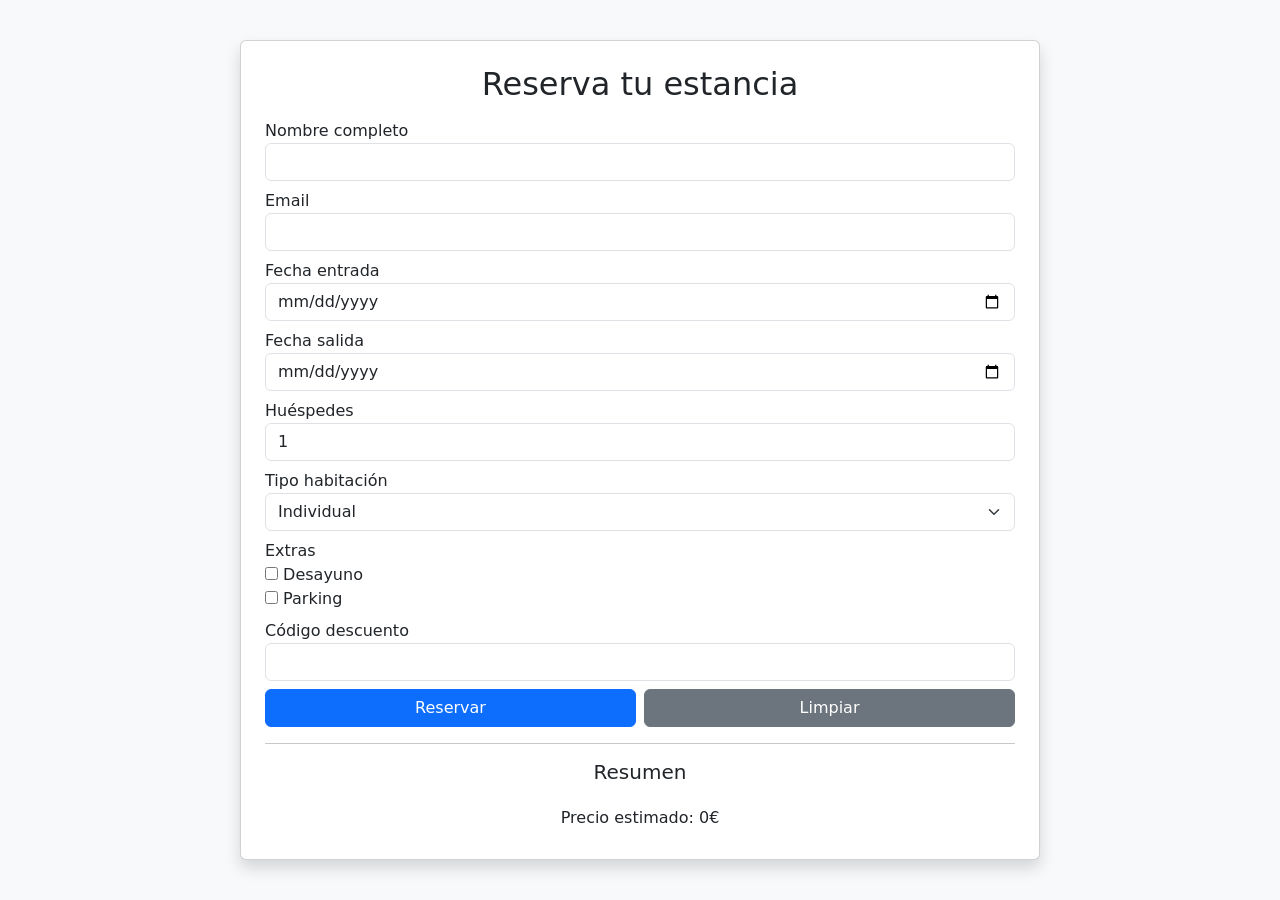
<file: p05/index.html>
<!DOCTYPE html>
<html lang="es">

<head>
  <meta charset="UTF-8">
  <title>Reserva Alojamiento</title>

  <!-- Bootstrap -->
  <link href="https://cdn.jsdelivr.net/npm/bootstrap@5.3.2/dist/css/bootstrap.min.css" rel="stylesheet">
</head>

<body class="bg-light">

  <div class="container vh-100 d-flex justify-content-center align-items-center">

    <div class="card p-4 shadow" style="width: 800px;">

      <h2 class="text-center mb-3">Reserva tu estancia</h2>

      <div id="errores"></div>

      <form id="formReserva">

        <div class="mb-2">
          <label>Nombre completo</label>
          <input type="text" id="nombre" class="form-control">
        </div>

        <div class="mb-2">
          <label>Email</label>
          <input type="text" id="email" class="form-control">
        </div>

        <div class="mb-2">
          <label>Fecha entrada</label>
          <input type="date" id="entrada" class="form-control">
        </div>

        <div class="mb-2">
          <label>Fecha salida</label>
          <input type="date" id="salida" class="form-control">
        </div>

        <div class="mb-2">
          <label>Huéspedes</label>
          <input type="number" id="huespedes" class="form-control" value="1" min="1">
        </div>

        <div class="mb-2">
          <label>Tipo habitación</label>
          <select id="habitacion" class="form-select">
            <option value="individual">Individual</option>
            <option value="doble">Doble</option>
            <option value="suite">Suite</option>
          </select>
        </div>

        <div class="mb-2">
          <label>Extras</label><br>
          <input type="checkbox" id="desayuno"> Desayuno<br>
          <input type="checkbox" id="parking"> Parking
        </div>

        <div class="mb-2">
          <label>Código descuento</label>
          <input type="text" id="codigo" class="form-control">
        </div>

        <div class="d-flex gap-2 mt-2">
          <button type="submit" class="btn btn-primary w-50">Reservar</button>
          <button type="button" id="limpiar" class="btn btn-secondary w-50">Limpiar</button>
        </div>

      </form>

      <hr>

      <h5 class="text-center">Resumen</h5>
      <div id="resumen"></div>

      <h6 class="text-center mt-3">
        Precio estimado: <span id="precioEstimado">0€</span>
      </h6>

    </div>

  </div>

  <script src="script.js"></script>
</body>

</html>
</file>
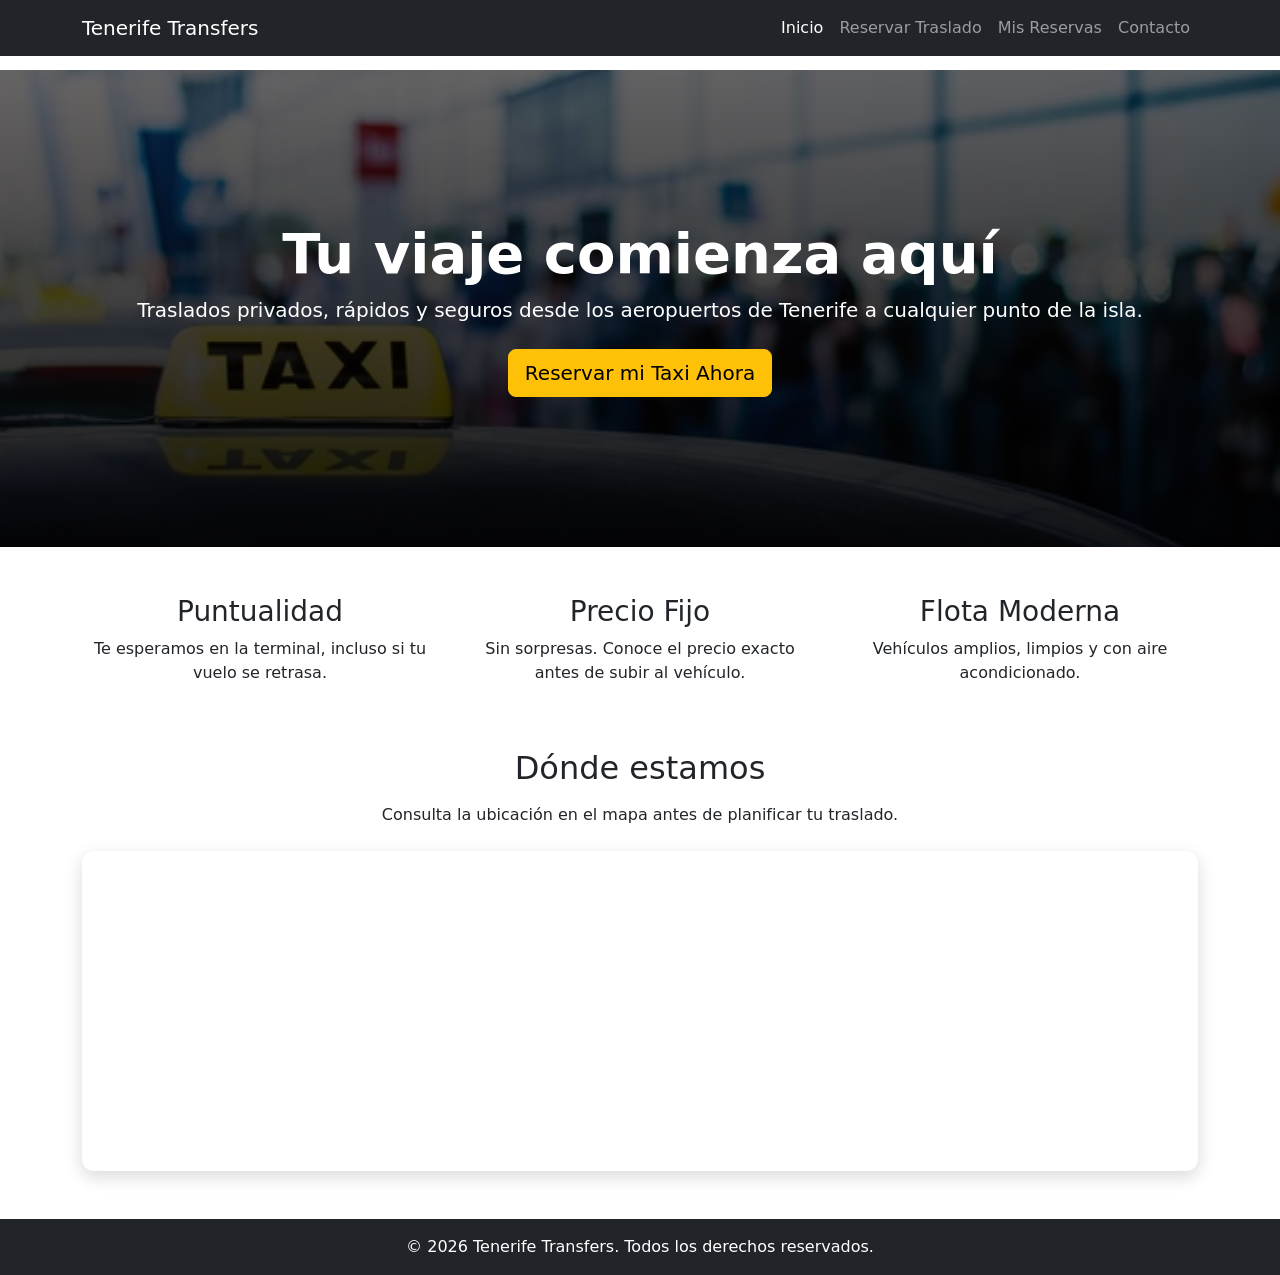
<file: prototipo/index.html>
<!DOCTYPE html>
<html lang="es">

<head>
  <meta charset="UTF-8">
  <meta name="viewport" content="width=device-width, initial-scale=1.0">
  <title>Tenerife Transfers - Inicio</title>
  <link href="https://cdn.jsdelivr.net/npm/bootstrap@5.3.2/dist/css/bootstrap.min.css" rel="stylesheet">
  <link rel="stylesheet" href="style.css">
</head>

<body>
  <!-- Barra de navegación que apunta a los diferentes apartados del sitio web -->
  <nav class="navbar navbar-expand-lg navbar-dark bg-dark fixed-top" aria-label="Barra de navegación">
    <div class="container">
      <a class="navbar-brand" href="index.html">Tenerife Transfers</a>
      <button class="navbar-toggler" type="button" data-bs-toggle="collapse" data-bs-target="#navbarNav">
        <span class="navbar-toggler-icon"></span>
      </button>
      <div class="collapse navbar-collapse" id="navbarNav">
        <ul class="navbar-nav ms-auto">
          <li class="nav-item"><a class="nav-link active" href="index.html">Inicio</a></li>
          <li class="nav-item"><a class="nav-link" href="reservas.html">Reservar Traslado</a></li>
          <li class="nav-item"><a class="nav-link" href="gestion.html">Mis Reservas</a></li>
          <li class="nav-item"><a class="nav-link" href="contacto.html">Contacto</a></li>
        </ul>
      </div>
    </div>
  </nav>

  <!-- Sección principal con un mensaje de bienvenida, una breve descripción del servicio y un botón para reservar un traslado -->
  <main class="container-fluid p-0" aria-label="Sección principal">
    <section class="hero-section text-center">
      <div class="container">
        <h1 class="display-4 fw-bold">Tu viaje comienza aquí</h1>
        <p class="lead mb-4">Traslados privados, rápidos y seguros desde los aeropuertos de Tenerife a cualquier punto
          de la isla.</p>
        <a href="reservas.html" class="btn btn-warning btn-lg">Reservar mi Taxi Ahora</a>
      </div>
    </section>

    <!--Beneficios del servicio (texto con características)-->
    <div class="container mt-5 mb-5" id="contenido-principal">
      <div class="row text-center">
        <div class="col-md-4">
          <h3>Puntualidad</h3>
          <p>Te esperamos en la terminal, incluso si tu vuelo se retrasa.</p>
        </div>
        <div class="col-md-4">
          <h3>Precio Fijo</h3>
          <p>Sin sorpresas. Conoce el precio exacto antes de subir al vehículo.</p>
        </div>
        <div class="col-md-4">
          <h3>Flota Moderna</h3>
          <p>Vehículos amplios, limpios y con aire acondicionado.</p>
        </div>
      </div>
    </div>

    <!-- Mapa de referencia -->
    <section class="container mb-5" aria-label="Mapa de ubicación de Tenerife">
      <h2 class="text-center mb-3">Dónde estamos</h2>
      <p class="text-center mb-4">Consulta la ubicación en el mapa antes de planificar tu traslado.</p>
      <div class="map-section">
        <iframe
          title="Mapa de Tenerife"
          src="https://www.google.com/maps?q=Tenerife,+Spain&output=embed"
          loading="lazy"
          referrerpolicy="no-referrer-when-downgrade"
          allowfullscreen>
        </iframe>
      </div>
    </section>
  </main>

  <footer class="bg-dark text-white text-center py-3 mt-auto" aria-label="Pie de página">
    <p class="mb-0">© 2026 Tenerife Transfers. Todos los derechos reservados.</p>
  </footer>

  <script src="https://cdn.jsdelivr.net/npm/bootstrap@5.3.2/dist/js/bootstrap.bundle.min.js"></script>
  <script src="script.js"></script>
</body>

</html>
</file>
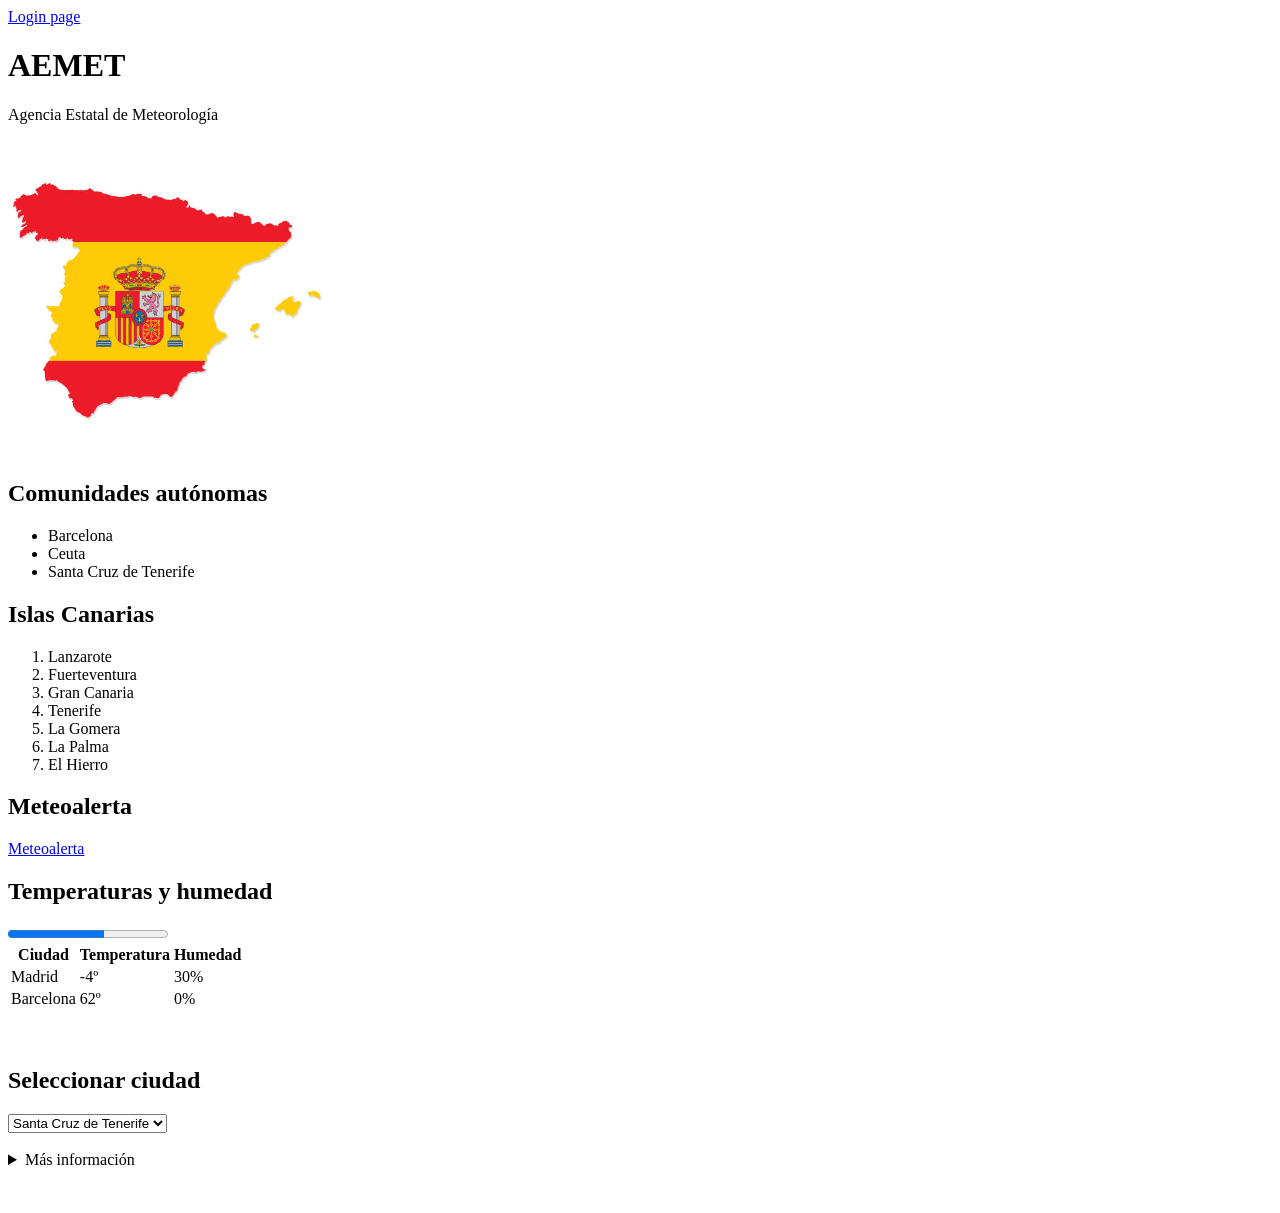
<file: main.html>
<!DOCTYPE html>
<html>
<!--Enlace a la página de login-->

<a href = "log_in.html"> Login page</a>
<head>
<title>Aemet</title>
</head>
<body>


<h1>AEMET</h1>
<p>Agencia Estatal de Meteorología</p>

<!--Imagen de España-->
<img src="españa.jpg" alt="españa" width="25%" height="25%"> 

<!--Implementación de una lista desordenada de comunidades autónomas-->
<h2>Comunidades autónomas</h2>    
<ul>
  <li>Barcelona</li>
  <li>Ceuta</li>
  <li>Santa Cruz de Tenerife</li>
</ul> 

<!--Implementación de una lista ordenada de islas canarias-->
<h2>Islas Canarias</h2>
<ol>
  <li>Lanzarote</li>
  <li>Fuerteventura</li>
  <li>Gran Canaria</li>
  <li>Tenerife</li>
  <li>La Gomera</li>
  <li>La Palma</li>
  <li>El Hierro</li>
</ol> 

<!--Enlace a la página de meteoalerta-->
<h2> Meteoalerta</h2>
<a href = "https://www.aemet.es/es/lineas_de_interes/meteoalerta"> Meteoalerta </a>

<h2>Temperaturas y humedad</h2>
<!--1 -> Barra de progreso-->
<progress value="60" max="100"></progress>
<!--Tabla de temperaturas y humedad-->
 <table>
  <tr>
    <th>Ciudad</th>
    <th>Temperatura</th>
    <th>Humedad</th>
  </tr>
  <tr>
    <td>Madrid</td>
    <td>-4º</td>
    <td>30%</td>
  </tr>
  <tr>
    <td>Barcelona</td>
    <td>62º</td>
    <td>0%</td>
  </tr>
</table>
<br><br>

<!--Implementación de un menú desplegable de ciudad-->
<h2>Seleccionar ciudad</h2>
<select>
    <option> Santa Cruz de Tenerife </option>
    <option> La Laguna </option>
</select>
<br><br>

<!--2 -> Detalles-->
<details>
    <summary> Más información </summary>
    <!--3 -> Resaltado-->
    La <mark>Estatal de Meteorología (AEMET)</mark> tiene por objeto el desarrollo, 
    implantación, y prestación de los servicios meteorológicos de competencia 
    del Estado y el apoyo al ejercicio de otras políticas públicas y actividades 
    privadas, contribuyendo a la seguridad de personas y bienes, y al bienestar 
    y desarrollo sostenible de la sociedad española.
</details>
<br><br> 

</body>
</html>
</file>
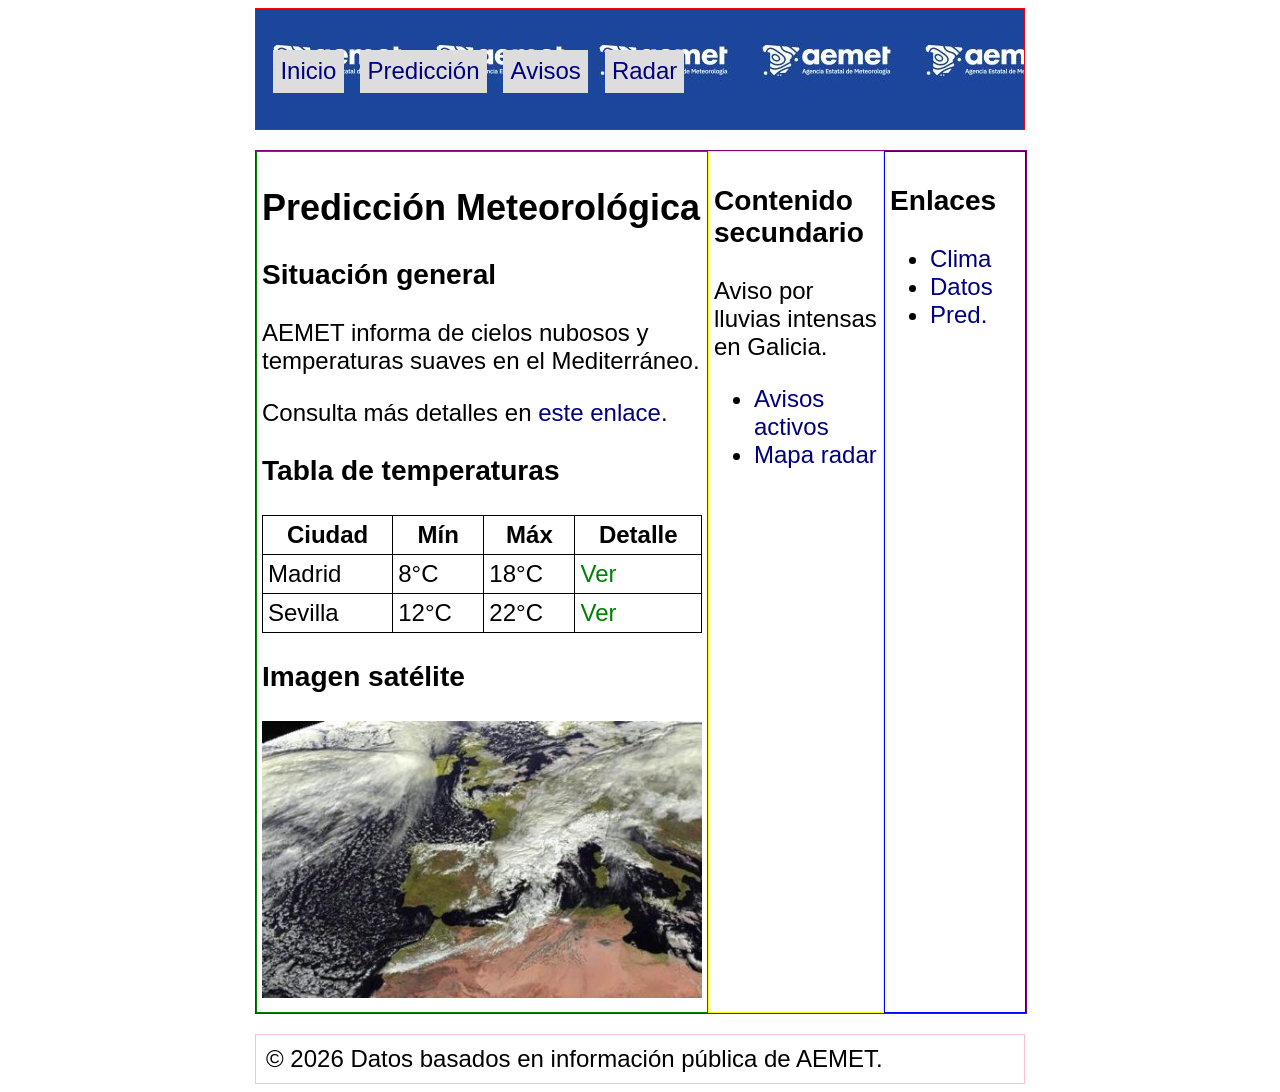
<file: p03/main.html>
<!DOCTYPE html>
<html lang="es">

<head>
  <meta charset="UTF-8">
  <link rel="stylesheet" href="./main.css">
  <title>Información AEMET</title>
</head>

<body>

  <div class="contenedor">

    <!-- CABECERA -->
    <div class="barra">
      <ul class="menu">
        <li><a href="">Inicio</a></li>
        <li><a href="">Predicción</a></li>
        <li><a href="">Avisos</a></li>
        <li><a href="">Radar</a></li>
      </ul>
    </div>

    <!-- COLUMNAS -->
    <div class="parent">

      <!-- PRINCIPAL -->
      <div class="principal">
        <h2>Predicción Meteorológica</h2>

        <h3>Situación general</h3>
        <p>AEMET informa de cielos nubosos y temperaturas suaves en el Mediterráneo.</p>
        <p>Consulta más detalles en <a href="">este enlace</a>.</p>

        <h3>Tabla de temperaturas</h3>
        <table>
          <tr>
            <th>Ciudad</th>
            <th>Mín</th>
            <th>Máx</th>
            <th>Detalle</th>
          </tr>
          <tr>
            <td>Madrid</td>
            <td>8°C</td>
            <td>18°C</td>
            <td><a href="">Ver</a></td>
          </tr>
          <tr>
            <td>Sevilla</td>
            <td>12°C</td>
            <td>22°C</td>
            <td><a href="">Ver</a></td>
          </tr>
        </table>

        <h3>Imagen satélite</h3>
        <img src="satelite.jpg" alt="Imagen satélite" width="100%">
      </div>

      <!-- SECUNDARIA -->
      <div class="secundaria">
        <h3>Contenido secundario</h3>
        <p>Aviso por lluvias intensas en Galicia.</p>
        <ul>
          <li><a href="">Avisos activos</a></li>
          <li><a href="">Mapa radar</a></li>
        </ul>
      </div>

      <!-- ENLACES -->
      <div class="enlace">
        <h3>Enlaces</h3>
        <ul>
          <li><a href="">Clima</a></li>
          <li><a href="">Datos</a></li>
          <li><a href="">Pred.</a></li>
        </ul>
      </div>

    </div>

    <!-- PIE -->
    <div class="pie">
      © 2026 Datos basados en información pública de AEMET.
    </div>

  </div>

</body>

</html>
</file>
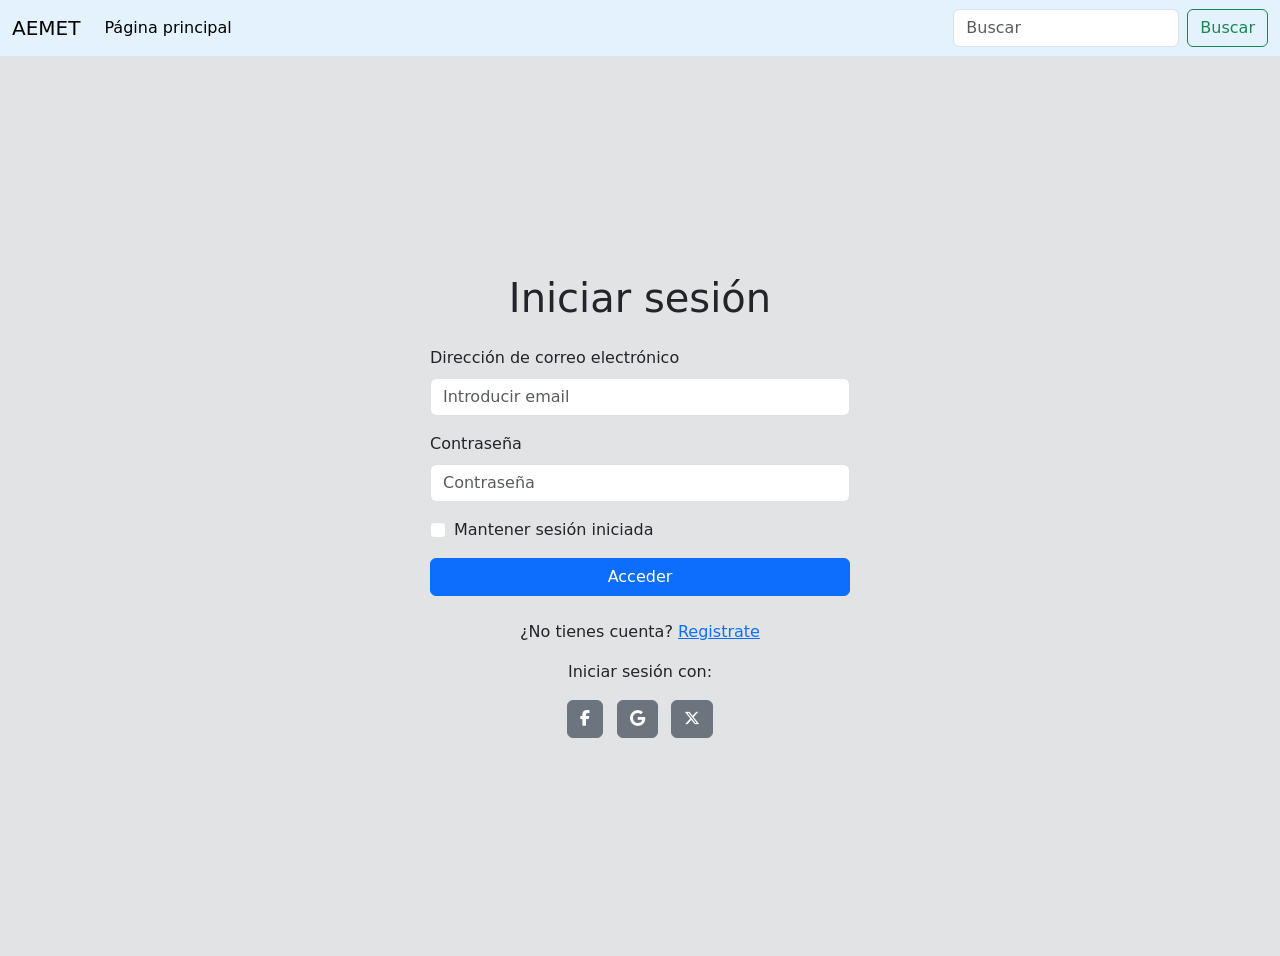
<file: p04/login.html>
<!doctype html>
<html lang="en">
  <head>
    <meta charset="utf-8">
    <meta name="viewport" content="width=device-width, initial-scale=1">
    <title>Pagina de Log In</title>
    <link href="https://cdn.jsdelivr.net/npm/bootstrap@5.3.8/dist/css/bootstrap.min.css" rel="stylesheet" integrity="sha384-sRIl4kxILFvY47J16cr9ZwB07vP4J8+LH7qKQnuqkuIAvNWLzeN8tE5YBujZqJLB" crossorigin="anonymous">
    <link rel="stylesheet" href="https://cdnjs.cloudflare.com/ajax/libs/font-awesome/6.5.2/css/all.min.css" crossorigin="anonymous" referrerpolicy="no-referrer">
  </head>
  <body>
    <!-- Barra de navegacion -->
    <nav class="navbar navbar-expand-lg" style="background-color: #e3f2fd;" data-bs-theme="light">
      <div class="container-fluid">
        <a class="navbar-brand" href="#">AEMET</a>
        <button class="navbar-toggler" type="button" data-bs-toggle="collapse" data-bs-target="#navbarSupportedContent" aria-controls="navbarSupportedContent" aria-expanded="false" aria-label="Toggle navigation">
          <span class="navbar-toggler-icon"></span>
        </button>
        <div class="collapse navbar-collapse" id="navbarSupportedContent">
          <ul class="navbar-nav me-auto mb-2 mb-lg-0">
            <li class="nav-item">
              <a class="nav-link active" aria-current="page" href="main.html">Página principal</a>
            </li>
          </ul>
          <form class="d-flex" role="search">
            <input class="form-control me-2" type="search" placeholder="Buscar" aria-label="Search"/>
            <button class="btn btn-outline-success" type="submit">Buscar</button>
          </form>
        </div>
      </div>
    </nav>
    <div class="container-fluid min-vh-100 d-flex flex-column justify-content-center align-items-center bg-secondary-subtle">
      <h1 class="mb-4" fw-bold>Iniciar sesión</h1>
      <form class="w-100" style="max-width: 420px;">
        <div class="mb-3 text-start">
          <label for="inputEmail1" class="form-label">Dirección de correo electrónico</label>
          <input type="email" class="form-control" id="inputEmail1" aria-describedby="emailHelp" placeholder="Introducir email">
          <div id="emailHelp" class="form-text"></div>
        </div>
        <div class="mb-3 text-start">
          <label for="inputPassword1" class="form-label">Contraseña</label>
          <input type="password" class="form-control" id="inputPassword1" placeholder="Contraseña">
        </div>
        <div class="form-check mb-3 text-start">
          <input type="checkbox" class="form-check-input" id="check1">
          <label class="form-check-label" for="check1">Mantener sesión iniciada</label>
        </div>
        <button type="submit" class="btn btn-primary w-100">Acceder</button>
        <!--Login con sociales-->
        <div class="text-center">
          <br>
          <p>¿No tienes cuenta? <a href="#!">Registrate</a></p>
          <p>Iniciar sesión con:</p>
          <button  data-mdb-ripple-init type="button" class="btn btn-secondary btn-floating mx-1">
            <i class="fa-brands fa-facebook-f"></i>
          </button>

          <button  data-mdb-ripple-init type="button" class="btn btn-secondary btn-floating mx-1">
            <i class="fa-brands fa-google"></i>
          </button>

          <button  data-mdb-ripple-init type="button" class="btn btn-secondary btn-floating mx-1">
            <i class="fa-brands fa-x-twitter"></i>
          </button>
        </div>
      </form>
      <script src="https://cdn.jsdelivr.net/npm/bootstrap@5.3.8/dist/js/bootstrap.bundle.min.js" integrity="sha384-FKyoEForCGlyvwx9Hj09JcYn3nv7wiPVlz7YYwJrWVcXK/BmnVDxM+D2scQbITxI" crossorigin="anonymous"></script>
    </div>
    
  </body>
</html>
</file>
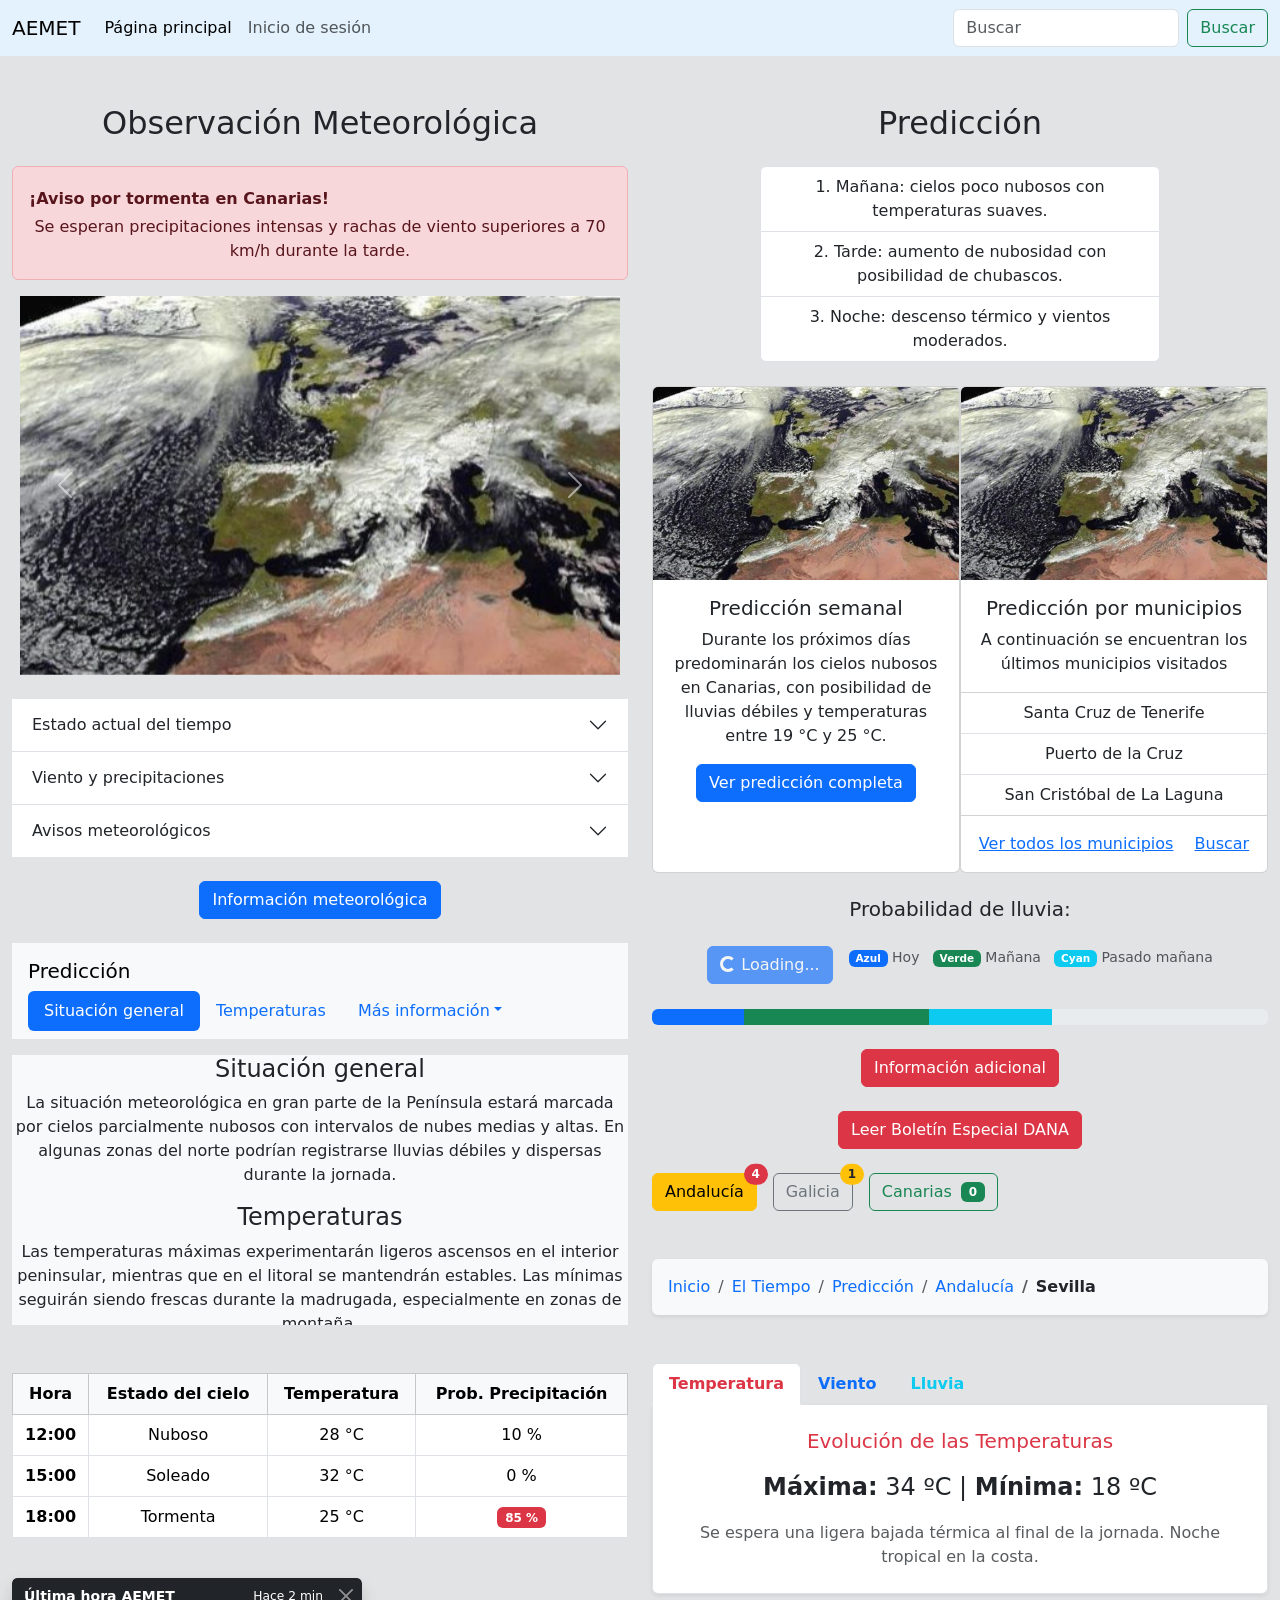
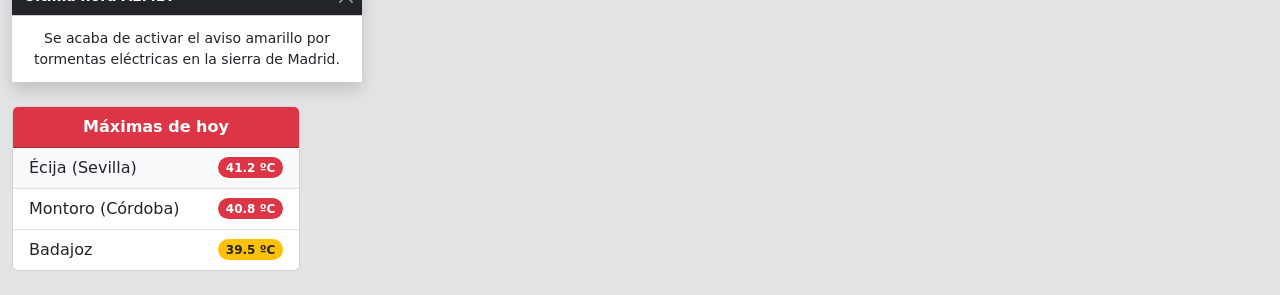
<file: p04/main.html>
<!doctype html>
<html lang="es">

<head>
  <meta charset="utf-8">
  <meta name="viewport" content="width=device-width, initial-scale=1">
  <title>Agencia Estatal de Meteorología</title>
  <link href="https://cdn.jsdelivr.net/npm/bootstrap@5.3.8/dist/css/bootstrap.min.css" rel="stylesheet">
</head>


<body class="bg-secondary-subtle m-0">
  <!-- BARRA DE NAVEGACIÓN -->
  <nav class="navbar navbar-expand-lg" style="background-color: #e3f2fd;" data-bs-theme="light">
    <div class="container-fluid">
      <a class="navbar-brand" href="#">AEMET</a>
      <button class="navbar-toggler" type="button" data-bs-toggle="collapse" data-bs-target="#navbarSupportedContent"
        aria-controls="navbarSupportedContent" aria-expanded="false" aria-label="Toggle navigation">
        <span class="navbar-toggler-icon"></span>
      </button>
      <div class="collapse navbar-collapse" id="navbarSupportedContent">
        <ul class="navbar-nav me-auto mb-2 mb-lg-0">
          <li class="nav-item">
            <a class="nav-link active" aria-current="page" href="#">Página principal</a>
          </li>
          <li class="nav-item">
            <a class="nav-link" href="./login.html">Inicio de sesión</a>
          </li>
        </ul>
        <form class="d-flex" role="search">
          <input class="form-control me-2" type="search" placeholder="Buscar" aria-label="Search" />
          <button class="btn btn-outline-success" type="submit">Buscar</button>
        </form>
      </div>
    </div>
  </nav>

  <!-- CONTENEDOR PRINCIPAL -->
  <div class="container-fluid text-center py-4">

    <div class="row justify-content-center">

      <!-- COLUMNA 1 -->
      <div class="col-md-6">
        <h2 class="mt-4 mb-4">Observación Meteorológica</h2>

        <!-- ALERTA -->
        <div class="alert alert-danger" role="alert">
          <div class="d-flex align-items-center">
            <strong>¡Aviso por tormenta en Canarias!</strong>
            <!-- SPINNER -->
            <div class="spinner-grow text-danger ms-auto"></div>
          </div>
          Se esperan precipitaciones intensas y rachas de viento superiores a 70 km/h durante la tarde.
        </div>

        <!-- CAROUSEL -->
        <div id="carouselExample" class="carousel slide mb-4 mx-auto" style="max-width:600px;">
          <div class="carousel-inner">
            <div class="carousel-item active">
              <img src="./satelite.jpg" class="d-block w-100" alt="Imagen satélite">
            </div>
            <div class="carousel-item">
              <img src="./cabecera.jpg" class="d-block w-100" alt="Mapa meteorológico">
            </div>
            <div class="carousel-item">
              <img src="./españa.jpg" class="d-block w-100" alt="Mapa España">
            </div>
          </div>

          <button class="carousel-control-prev" type="button" data-bs-target="#carouselExample" data-bs-slide="prev">
            <span class="carousel-control-prev-icon"></span>
          </button>

          <button class="carousel-control-next" type="button" data-bs-target="#carouselExample" data-bs-slide="next">
            <span class="carousel-control-next-icon"></span>
          </button>
        </div>

        <!-- ACCORDION -->
        <div class="accordion accordion-flush mx-auto" id="accordionFlushExample">
          <div class="accordion-item">
            <h2 class="accordion-header">
              <button class="accordion-button collapsed" type="button" data-bs-toggle="collapse"
                data-bs-target="#flush-collapseOne">
                Estado actual del tiempo
              </button>
            </h2>
            <div id="flush-collapseOne" class="accordion-collapse collapse">
              <div class="accordion-body">
                Actualmente se registran cielos parcialmente nubosos en gran parte del archipiélago canario.
                Las temperaturas oscilan entre los 18 °C y los 24 °C. La humedad relativa supera el 70 %.
              </div>
            </div>
          </div>

          <div class="accordion-item">
            <h2 class="accordion-header">
              <button class="accordion-button collapsed" type="button" data-bs-toggle="collapse"
                data-bs-target="#flush-collapseTwo">
                Viento y precipitaciones
              </button>
            </h2>
            <div id="flush-collapseTwo" class="accordion-collapse collapse">
              <div class="accordion-body">
                Se prevén vientos moderados del noreste con intervalos fuertes en zonas costeras.
                Probabilidad de lluvias débiles durante la tarde en zonas montañosas.
              </div>
            </div>
          </div>

          <div class="accordion-item">
            <h2 class="accordion-header">
              <button class="accordion-button collapsed" type="button" data-bs-toggle="collapse"
                data-bs-target="#flush-collapseThree">
                Avisos meteorológicos
              </button>
            </h2>
            <div id="flush-collapseThree" class="accordion-collapse collapse">
              <div class="accordion-body">
                AEMET mantiene aviso amarillo por lluvias y tormentas en algunas islas.
                Se recomienda precaución en carretera y evitar zonas inundables.
              </div>
            </div>
          </div>
        </div>
        <br>

        <!-- OFFCANVAS -->
        <button class="btn btn-primary" type="button" data-bs-toggle="offcanvas" data-bs-target="#staticBackdrop"
          aria-controls="staticBackdrop">
          Información meteorológica
        </button>

        <div class="offcanvas offcanvas-start" data-bs-backdrop="static" tabindex="-1" id="staticBackdrop"
          aria-labelledby="staticBackdropLabel">
          <div class="offcanvas-header">
            <h5 class="offcanvas-title" id="staticBackdropLabel">AEMET - Información del tiempo</h5>
            <button type="button" class="btn-close" data-bs-dismiss="offcanvas" aria-label="Close"></button>
          </div>
          <div class="offcanvas-body">
            <div>
              Consulta aquí información general sobre el estado del tiempo en España. La Agencia Estatal de
              Meteorología (AEMET) proporciona predicciones actualizadas, avisos meteorológicos y datos climáticos
              para todo el territorio nacional.
              Mantente informado sobre posibles fenómenos adversos como lluvias intensas, tormentas, fuertes rachas de
              viento o temperaturas extremas.
            </div>
          </div>
        </div>
        <br><br>

        <!-- NAVBAR -->
        <nav id="navbar-example2" class="navbar bg-body-tertiary px-3 mb-3">
          <a class="navbar-brand" href="#">Predicción</a>
          <ul class="nav nav-pills">
            <li class="nav-item">
              <a class="nav-link" href="#scrollspyHeading1">Situación general</a>
            </li>
            <li class="nav-item">
              <a class="nav-link" href="#scrollspyHeading2">Temperaturas</a>
            </li>
            <li class="nav-item dropdown">
              <a class="nav-link dropdown-toggle" data-bs-toggle="dropdown" href="#" role="button"
                aria-expanded="false">Más información</a>
              <ul class="dropdown-menu">
                <li><a class="dropdown-item" href="#scrollspyHeading3">Precipitaciones</a></li>
                <li><a class="dropdown-item" href="#scrollspyHeading4">Viento</a></li>
                <li>
                  <hr class="dropdown-divider">
                </li>
                <li><a class="dropdown-item" href="#scrollspyHeading5">Avisos meteorológicos</a></li>
              </ul>
            </li>
          </ul>
        </nav>

        <!--SCROLL-->
        <div data-bs-spy="scroll" data-bs-target="#navbar-example2" data-bs-root-margin="0px 0px -40%"
          data-bs-smooth-scroll="true" class="overflow-auto position-relative bg-body-tertiary" style="height: 30vh;"
          tabindex="0">
          <h4 id="scrollspyHeading1">Situación general</h4>
          <p>La situación meteorológica en gran parte de la Península estará marcada por cielos parcialmente nubosos
            con intervalos de nubes medias y altas. En algunas zonas del norte podrían registrarse lluvias débiles y
            dispersas durante la jornada.</p>

          <h4 id="scrollspyHeading2">Temperaturas</h4>
          <p>Las temperaturas máximas experimentarán ligeros ascensos en el interior peninsular, mientras que en el
            litoral se mantendrán estables. Las mínimas seguirán siendo frescas durante la madrugada, especialmente en
            zonas de montaña.</p>

          <h4 id="scrollspyHeading3">Precipitaciones</h4>
          <p>Se esperan precipitaciones débiles en el norte y nordeste peninsular. En el resto del territorio
            predominará el tiempo estable, aunque no se descarta la formación de chubascos aislados en áreas
            montañosas durante la tarde.</p>

          <h4 id="scrollspyHeading4">Viento</h4>
          <p>El viento soplará flojo en general, con intervalos moderados en el litoral y en zonas altas. En el área
            mediterránea podrían registrarse rachas más intensas durante la tarde.</p>

          <h4 id="scrollspyHeading5">Avisos meteorológicos</h4>
          <p>AEMET recomienda consultar los avisos meteorológicos activos para conocer posibles fenómenos adversos.
            Estos avisos informan sobre riesgos por lluvia, viento, nieve, tormentas o temperaturas extremas en
            distintas zonas del país.</p>
        </div>
        <br><br>

        <!-- TABLE -->
        <div class="table-responsive">
          <table class="table table-hover table-bordered text-center align-middle">
            <thead class="table-light">
              <tr>
                <th scope="col">Hora</th>
                <th scope="col">Estado del cielo</th>
                <th scope="col">Temperatura</th>
                <th scope="col">Prob. Precipitación</th>
              </tr>
            </thead>
            <tbody>
              <tr>
                <th scope="row">12:00</th>
                <td class="fs-8">Nuboso</td>
                <td>28 °C</td>
                <td>10 %</td>
              </tr>
              <tr>
                <th scope="row">15:00</th>
                <td class="fs-8">Soleado</td>
                <td>32 °C</td>
                <td>0 %</td>
              </tr>
              <tr>
                <th scope="row">18:00</th>
                <td class="fs-8">Tormenta</td>
                <td>25 °C</td>
                <td><span class="badge bg-danger">85 %</span></td>
              </tr>
            </tbody>
          </table>
        </div>
        <br>

        <!-- TOAST -->
        <div class="toast show border-0 shadow" role="alert" aria-live="assertive" aria-atomic="true">
          <div class="toast-header bg-dark text-white">
            <strong class="me-auto">Última hora AEMET</strong>
            <small>Hace 2 min</small>
            <button type="button" class="btn-close btn-close-white" data-bs-dismiss="toast"
              aria-label="Cerrar"></button>
          </div>
          <div class="toast-body bg-white text-dark">
            Se acaba de activar el aviso amarillo por tormentas eléctricas en la sierra de Madrid.
          </div>
        </div>
        <br>

        <!-- LIST GROUP -->
        <div class="card" style="width: 18rem;">
          <div class="card-header fw-bold bg-danger text-white">
            Máximas de hoy
          </div>
          <ul class="list-group list-group-flush">
            <li class="list-group-item d-flex justify-content-between align-items-center bg-light">
              Écija (Sevilla)
              <span class="badge bg-danger rounded-pill">41.2 ºC</span>
            </li>
            <li class="list-group-item d-flex justify-content-between align-items-center">
              Montoro (Córdoba)
              <span class="badge bg-danger rounded-pill">40.8 ºC</span>
            </li>
            <li class="list-group-item d-flex justify-content-between align-items-center">
              Badajoz
              <span class="badge bg-warning text-dark rounded-pill">39.5 ºC</span>
            </li>
          </ul>
        </div>

      </div>

      <!-- COLUMNA 2 -->
      <div class="col-md-6">
        <h2 class="mt-4 mb-4">Predicción</h2>

        <!-- LIST -->
        <ol class="list-group list-group-numbered mb-4 mx-auto" style="max-width:400px;">
          <li class="list-group-item">Mañana: cielos poco nubosos con temperaturas suaves.</li>
          <li class="list-group-item">Tarde: aumento de nubosidad con posibilidad de chubascos.</li>
          <li class="list-group-item">Noche: descenso térmico y vientos moderados.</li>
        </ol>

        <div class="d-flex justify-content-evenly">
          <!-- CARD1 -->
          <div class="card" style="width: 20rem;">
            <img src="./satelite.jpg" class="card-img-top" alt="Mapa meteorológico">

            <div class="card-body">
              <h5 class="card-title">Predicción semanal</h5>
              <p class="card-text">
                Durante los próximos días predominarán los cielos nubosos en Canarias,
                con posibilidad de lluvias débiles y temperaturas entre 19 °C y 25 °C.
              </p>
              <a href="#" class="btn btn-primary">Ver predicción completa</a>
            </div>
          </div>

          <!-- CARD2 -->
          <div class="card" style="width: 20rem;">
            <img src="./satelite.jpg" class="card-img-top" alt="...">
            <div class="card-body">
              <h5 class="card-title">Predicción por municipios</h5>
              <p class="card-text">A continuación se encuentran los últimos municipios visitados</p>
            </div>
            <ul class="list-group list-group-flush">
              <li class="list-group-item">Santa Cruz de Tenerife</li>
              <li class="list-group-item">Puerto de la Cruz</li>
              <li class="list-group-item">San Cristóbal de La Laguna</li>
            </ul>
            <div class="card-body">
              <a href="#" class="card-link">Ver todos los municipios</a>
              <a href="#" class="card-link">Buscar</a>
            </div>
          </div>

        </div>
        <br>

        <!-- PROGRESS -->
        <h5 class="card-title">Probabilidad de lluvia: </h5> <br>
        <div class="d-flex justify-content-center align-items-center gap-3">

          <!-- SPINNER -->
          <button class="btn btn-primary" type="button" disabled>
            <span class="spinner-border spinner-border-sm" aria-hidden="true"></span>
            <span role="status">Loading...</span>
          </button>

          <div class="mb-3">
            <small class="text-muted">
              <span class="badge bg-primary">Azul</span> Hoy &nbsp;
              <span class="badge bg-success">Verde</span> Mañana &nbsp;
              <span class="badge bg-info">Cyan</span> Pasado mañana
            </small>
          </div>

        </div>
        <br>
        <div class="progress-stacked">
          <div class="progress" role="progressbar" aria-label="Segment one" aria-valuenow="15" aria-valuemin="0"
            aria-valuemax="100" style="width: 15%">
            <div class="progress-bar"></div>
          </div>
          <div class="progress" role="progressbar" aria-label="Segment two" aria-valuenow="30" aria-valuemin="0"
            aria-valuemax="100" style="width: 30%">
            <div class="progress-bar bg-success"></div>
          </div>
          <div class="progress" role="progressbar" aria-label="Segment three" aria-valuenow="20" aria-valuemin="0"
            aria-valuemax="100" style="width: 20%">
            <div class="progress-bar bg-info"></div>
          </div>
        </div>

        <!-- POPOVER -->
        <br>
        <button type="button" class="btn btn-danger" data-bs-toggle="popover" data-bs-placement="right"
          data-bs-custom-class="custom-popover" data-bs-title="INFORMACIÓN ADICIONAL"
          data-bs-content="Esta información sobre las predicciones meteorológicas es ilustrativa.">
          Información adicional
        </button>
        <br> <br>

        <!-- MODAL -->
        <button type="button" class="btn btn-danger" data-bs-toggle="modal" data-bs-target="#boletinModal">
          Leer Boletín Especial DANA
        </button>

        <div class="modal fade" id="boletinModal" tabindex="-1" aria-labelledby="boletinModalLabel" aria-hidden="true">
          <div class="modal-dialog modal-dialog-centered modal-lg">
            <div class="modal-content">
              <div class="modal-header bg-danger text-white">
                <h5 class="modal-title" id="boletinModalLabel">Boletín de Fenómenos Adversos</h5>
                <button type="button" class="btn-close btn-close-white" data-bs-dismiss="modal"
                  aria-label="Cerrar"></button>
              </div>
              <div class="modal-body">
                <p class="fw-bold">Fenómeno esperado: Lluvias torrenciales y tormentas.</p>
                <p>Se prevé que una Depresión Aislada en Niveles Altos (DANA) afecte a la vertiente mediterránea durante
                  las próximas 48 horas, dejando acumulaciones de hasta 150 mm en 12 horas.</p>
                <hr>
                <p class="text-muted small">Emitido el 15 de marzo de 2026 a las 17:00 h.</p>
              </div>
              <div class="modal-footer bg-light">
                <button type="button" class="btn btn-secondary" data-bs-dismiss="modal">Cerrar</button>
                <button type="button" class="btn btn-primary">Descargar PDF</button>
              </div>
            </div>
          </div>
        </div>
        <br><br>

        <!-- BADGE -->
        <div class="d-flex gap-3">
          <button type="button" class="btn btn-warning position-relative">
            Andalucía
            <span class="position-absolute top-0 start-100 translate-middle badge rounded-pill bg-danger">
              4
              <span class="visually-hidden">avisos activos</span>
            </span>
          </button>

          <button type="button" class="btn btn-outline-secondary position-relative">
            Galicia
            <span class="position-absolute top-0 start-100 translate-middle badge rounded-pill bg-warning text-dark">
              1
              <span class="visually-hidden">aviso activo</span>
            </span>
          </button>

          <button type="button" class="btn btn-outline-success">
            Canarias
            <span class="badge bg-success ms-1">0</span>
          </button>
        </div>
        <br><br>

        <!-- BREADCRUMB -->
        <nav aria-label="breadcrumb" class="bg-light p-3 rounded shadow-sm" style="max-width: 800px;">
          <ol class="breadcrumb mb-0">
            <li class="breadcrumb-item"><a href="#" class="text-decoration-none">Inicio</a></li>
            <li class="breadcrumb-item"><a href="#" class="text-decoration-none">El Tiempo</a></li>
            <li class="breadcrumb-item"><a href="#" class="text-decoration-none">Predicción</a></li>
            <li class="breadcrumb-item"><a href="#" class="text-decoration-none">Andalucía</a></li>
            <li class="breadcrumb-item active fw-bold text-dark" aria-current="page">Sevilla</li>
          </ol>
        </nav>
        <br><br>

        <!-- NAVS & TABS -->
        <ul class="nav nav-tabs" id="pestañasTiempo" role="tablist">
          <li class="nav-item" role="presentation">
            <button class="nav-link active fw-bold text-danger" id="temperatura-tab" data-bs-toggle="tab"
              data-bs-target="#temperatura" type="button" role="tab" aria-controls="temperatura" aria-selected="true">
              Temperatura
            </button>
          </li>
          <li class="nav-item" role="presentation">
            <button class="nav-link fw-bold text-primary" id="viento-tab" data-bs-toggle="tab" data-bs-target="#viento"
              type="button" role="tab" aria-controls="viento" aria-selected="false">
              Viento
            </button>
          </li>
          <li class="nav-item" role="presentation">
            <button class="nav-link fw-bold text-info" id="lluvia-tab" data-bs-toggle="tab" data-bs-target="#lluvia"
              type="button" role="tab" aria-controls="lluvia" aria-selected="false">
              Lluvia
            </button>
          </li>
        </ul>

        <div class="tab-content border border-top-0 p-4 bg-white shadow-sm rounded-bottom" id="contenidoPestañasTiempo">

          <div class="tab-pane fade show active" id="temperatura" role="tabpanel" aria-labelledby="temperatura-tab">
            <h5 class="text-danger mb-3">Evolución de las Temperaturas</h5>
            <p class="fs-4"><strong>Máxima:</strong> 34 ºC | <strong>Mínima:</strong> 18 ºC</p>
            <p class="text-muted mb-0">Se espera una ligera bajada térmica al final de la jornada. Noche tropical en la
              costa.</p>
          </div>

          <div class="tab-pane fade" id="viento" role="tabpanel" aria-labelledby="viento-tab">
            <h5 class="text-primary mb-3">Rachas de Viento</h5>
            <p class="fs-4"><strong>Velocidad máxima:</strong> 45 km/h</p>
            <p class="text-muted mb-0">Viento de componente este (Levante) por la tarde, especialmente en
              zonas altas y litorales.</p>
          </div>

          <div class="tab-pane fade" id="lluvia" role="tabpanel" aria-labelledby="lluvia-tab">
            <h5 class="text-info mb-3">Probabilidad de Precipitación</h5>
            <p class="fs-4"><strong>Acumulado esperado:</strong> 0.5 mm</p>
            <p class="text-muted mb-0">Baja probabilidad de chubascos débiles y aislados a primera hora de la mañana.
              Cielos despejando a mediodía.</p>
          </div>

        </div>

      </div>
    </div>
  </div>

  <script src="https://cdn.jsdelivr.net/npm/bootstrap@5.3.8/dist/js/bootstrap.bundle.min.js"></script>
  <script>
    const popoverTriggerList = document.querySelectorAll('[data-bs-toggle="popover"]')
    const popoverList = [...popoverTriggerList].map(popoverTriggerEl => new bootstrap.Popover(popoverTriggerEl))
  </script>

</body>

</html>
</file>
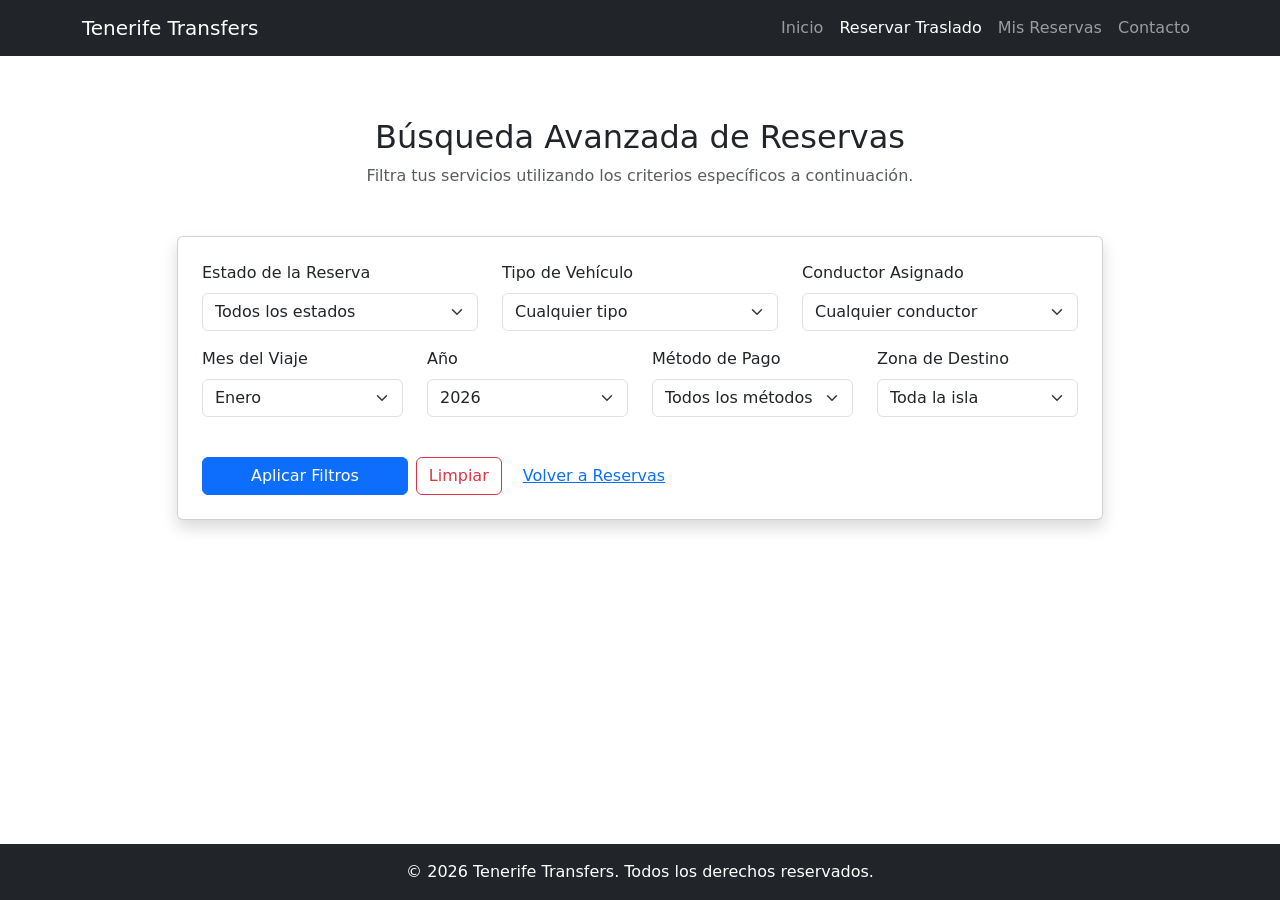
<file: prototipo/busqueda_avanzada.html>
<!DOCTYPE html>
<html lang="es">

<head>
  <meta charset="UTF-8">
  <meta name="viewport" content="width=device-width, initial-scale=1.0">
  <title>Buscar Reserva - Tenerife Transfers</title>
  <link href="https://cdn.jsdelivr.net/npm/bootstrap@5.3.2/dist/css/bootstrap.min.css" rel="stylesheet">
  <link rel="stylesheet" href="style.css">
</head>

<body>
  <nav class="navbar navbar-expand-lg navbar-dark bg-dark fixed-top" aria-label="Barra de navegación">
    <div class="container">
      <a class="navbar-brand" href="index.html">Tenerife Transfers</a>
      <button class="navbar-toggler" type="button" data-bs-toggle="collapse" data-bs-target="#navbarNav">
        <span class="navbar-toggler-icon"></span>
      </button>
      <div class="collapse navbar-collapse" id="navbarNav">
        <ul class="navbar-nav ms-auto">
          <li class="nav-item"><a class="nav-link" href="index.html">Inicio</a></li>
          <li class="nav-item"><a class="nav-link active" href="reservas.html">Reservar Traslado</a></li>
          <li class="nav-item"><a class="nav-link" href="gestion.html">Mis Reservas</a></li>
          <li class="nav-item"><a class="nav-link" href="contacto.html">Contacto</a></li>
        </ul>
      </div>
    </div>
  </nav>

  <main class="container mt-5 mb-5" aria-label="Búsqueda avanzada de reservas">
    <div class="row justify-content-center">
      <div class="col-md-10">
        <div class="text-center mb-5">
          <h2>Búsqueda Avanzada de Reservas</h2>
          <p class="text-muted">Filtra tus servicios utilizando los criterios específicos a continuación.</p>
        </div>

        <div class="card shadow">
          <div class="card-body p-4">
            <form>
              <div class="row">
                <div class="col-md-4 mb-3">
                  <label class="form-label">Estado de la Reserva</label>
                  <select class="form-select">
                    <option selected>Todos los estados</option>
                    <option value="1">Confirmada</option>
                    <option value="2">Pendiente de pago</option>
                    <option value="3">Cancelada</option>
                    <option value="4">Finalizada</option>
                  </select>
                </div>

                <div class="col-md-4 mb-3">
                  <label class="form-label">Tipo de Vehículo</label>
                  <select class="form-select">
                    <option selected>Cualquier tipo</option>
                    <option value="1">Estándar (1-4 pax)</option>
                    <option value="2">Minivan (5-8 pax)</option>
                    <option value="3">Premium / VIP</option>
                    <option value="4">Adaptado (PMR)</option>
                  </select>
                </div>

                <div class="col-md-4 mb-3">
                  <label class="form-label">Conductor Asignado</label>
                  <select class="form-select">
                    <option selected>Cualquier conductor</option>
                    <option value="1">Juan Pérez</option>
                    <option value="2">María García</option>
                    <option value="3">Carlos Rodríguez</option>
                    <option value="4">Sin asignar</option>
                  </select>
                </div>
              </div>

              <div class="row">
                <div class="col-md-3 mb-3">
                  <label class="form-label">Mes del Viaje</label>
                  <select class="form-select">
                    <option selected>Enero</option>
                    <option>Febrero</option>
                    <option>Marzo</option>
                    <option>Abril</option>
                    <option>Mayo</option>
                    <option>Junio</option>
                    <option>Julio</option>
                    <option>Agosto</option>
                    <option>Septiembre</option>
                    <option>Octubre</option>
                    <option>Noviembre</option>
                    <option>Diciembre</option>
                  </select>
                </div>

                <div class="col-md-3 mb-3">
                  <label class="form-label">Año</label>
                  <select class="form-select">
                    <option>2024</option>
                    <option>2025</option>
                    <option selected>2026</option>
                  </select>
                </div>

                <div class="col-md-3 mb-3">
                  <label class="form-label">Método de Pago</label>
                  <select class="form-select">
                    <option selected>Todos los métodos</option>
                    <option>Tarjeta de Crédito</option>
                    <option>Efectivo al conductor</option>
                    <option>Transferencia Bancaria</option>
                    <option>PayPal</option>
                  </select>
                </div>

                <div class="col-md-3 mb-3">
                  <label class="form-label">Zona de Destino</label>
                  <select class="form-select">
                    <option selected>Toda la isla</option>
                    <option>Zona Norte</option>
                    <option>Zona Sur</option>
                    <option>Área Metropolitana</option>
                  </select>
                </div>
              </div>

              <div class="d-flex gap-2 mt-4">
                <button type="submit" class="btn btn-primary px-5">Aplicar Filtros</button>
                <button type="reset" class="btn btn-outline-danger">Limpiar</button>
                <a href="reservas.html" class="btn btn-link">Volver a Reservas</a>
              </div>
            </form>
          </div>
        </div>
      </div>
    </div>
  </main>

  <footer class="bg-dark text-white text-center py-3 mt-auto">
    <p class="mb-0">© 2026 Tenerife Transfers. Todos los derechos reservados.</p>
  </footer>

  <script src="https://cdn.jsdelivr.net/npm/bootstrap@5.3.2/dist/js/bootstrap.bundle.min.js"></script>
</body>

</html>
</file>
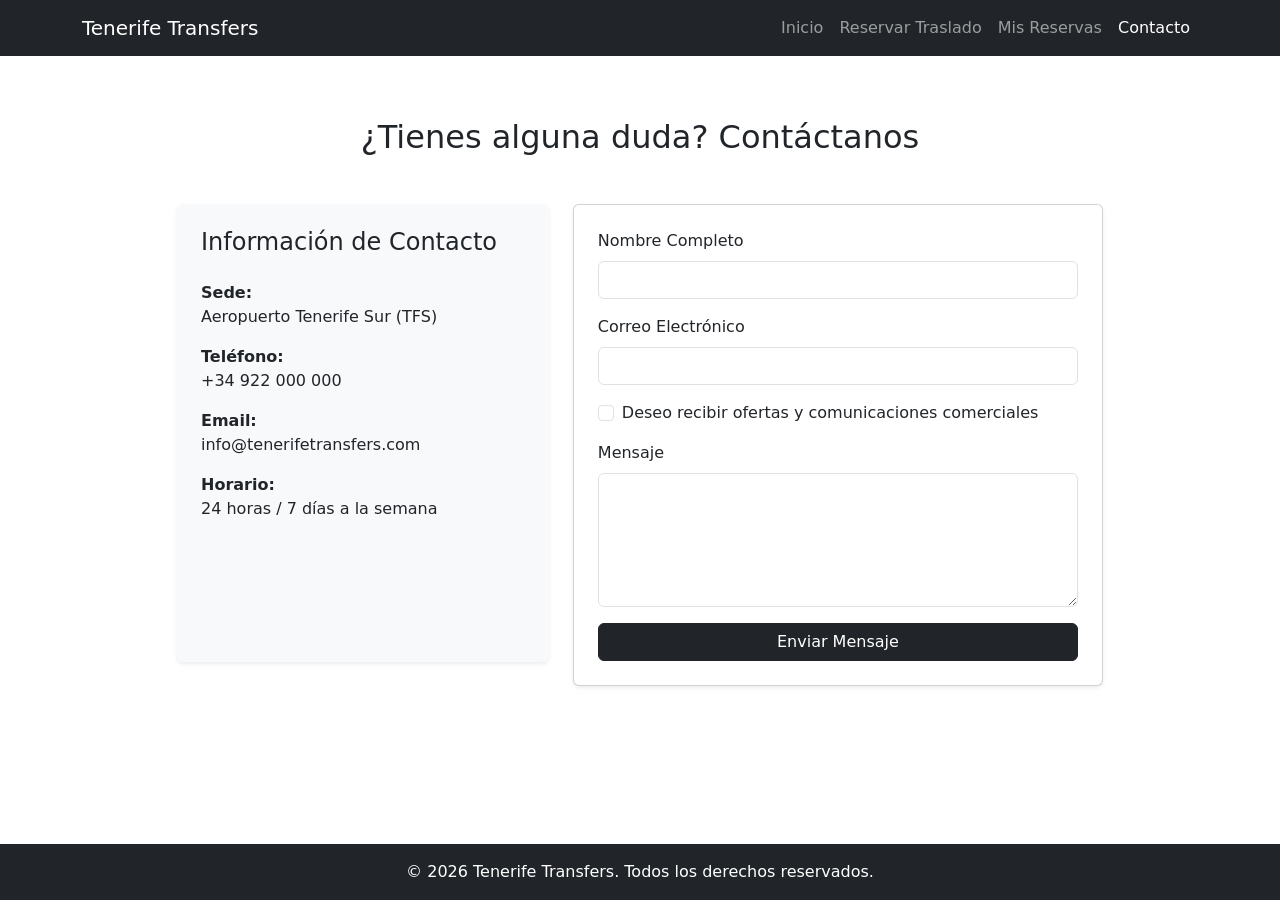
<file: prototipo/contacto.html>
<!DOCTYPE html>
<html lang="es">

<head>
  <meta charset="UTF-8">
  <meta name="viewport" content="width=device-width, initial-scale=1.0">
  <title>Contacto - Tenerife Transfers</title>
  <link href="https://cdn.jsdelivr.net/npm/bootstrap@5.3.2/dist/css/bootstrap.min.css" rel="stylesheet">
  <link rel="stylesheet" href="style.css">
</head>

<body>
  <nav class="navbar navbar-expand-lg navbar-dark bg-dark fixed-top" aria-label="Barra de navegación">
    <div class="container">
      <a class="navbar-brand" href="index.html">Tenerife Transfers</a>
      <button class="navbar-toggler" type="button" data-bs-toggle="collapse" data-bs-target="#navbarNav">
        <span class="navbar-toggler-icon"></span>
      </button>
      <div class="collapse navbar-collapse" id="navbarNav">
        <ul class="navbar-nav ms-auto">
          <li class="nav-item"><a class="nav-link" href="index.html">Inicio</a></li>
          <li class="nav-item"><a class="nav-link" href="reservas.html">Reservar Traslado</a></li>
          <li class="nav-item"><a class="nav-link" href="gestion.html">Mis Reservas</a></li>
          <li class="nav-item"><a class="nav-link active" href="contacto.html">Contacto</a></li>
        </ul>
      </div>
    </div>
  </nav>

  <main class="container mt-5 mb-5" aria-label="Apartado de contacto">
    <div class="row justify-content-center">
      <div class="col-md-10">
        <h2 class="text-center mb-5">¿Tienes alguna duda? Contáctanos</h2>
        <div class="row">
          <div class="col-md-5 mb-4">
            <div class="p-4 bg-light rounded shadow-sm h-100">
              <h4 class="mb-4">Información de Contacto</h4>
              <p><strong>Sede:</strong><br> Aeropuerto Tenerife Sur (TFS)</p>
              <p><strong>Teléfono:</strong><br> +34 922 000 000</p>
              <p><strong>Email:</strong><br> info@tenerifetransfers.com</p>
              <p><strong>Horario:</strong><br> 24 horas / 7 días a la semana</p>
            </div>
          </div>
          <div class="col-md-7">
            <div class="card shadow-sm">
              <div class="card-body p-4">
              <form>
                  <div class="mb-3">
                    <label class="form-label">Nombre Completo</label>
                    <input type="text" class="form-control" required>
                  </div>
                  <div class="mb-3">
                    <label class="form-label">Correo Electrónico</label>
                    <input type="email" class="form-control" required>
                  </div>
                  <div class="mb-3 form-check">
                    <input type="checkbox" class="form-check-input" id="comunicacionesCheck">
                    <label class="form-check-label" for="comunicacionesCheck">Deseo recibir ofertas y comunicaciones comerciales</label>
                  </div>
                  <div class="mb-3">
                    <label class="form-label">Mensaje</label>
                    <textarea class="form-control" rows="5" required></textarea>
                  </div>
                  <button type="submit" class="btn btn-dark w-100">Enviar Mensaje</button>
                </form>
              </div>
            </div>
          </div>
        </div>
      </div>
    </div>
  </main>

  <footer class="bg-dark text-white text-center py-3 mt-auto" aria-label="Pie de página">
    <p class="mb-0">© 2026 Tenerife Transfers. Todos los derechos reservados.</p>
  </footer>

  <script src="https://cdn.jsdelivr.net/npm/bootstrap@5.3.2/dist/js/bootstrap.bundle.min.js"></script>
  <script src="script.js"></script>
</body>

</html>
</file>
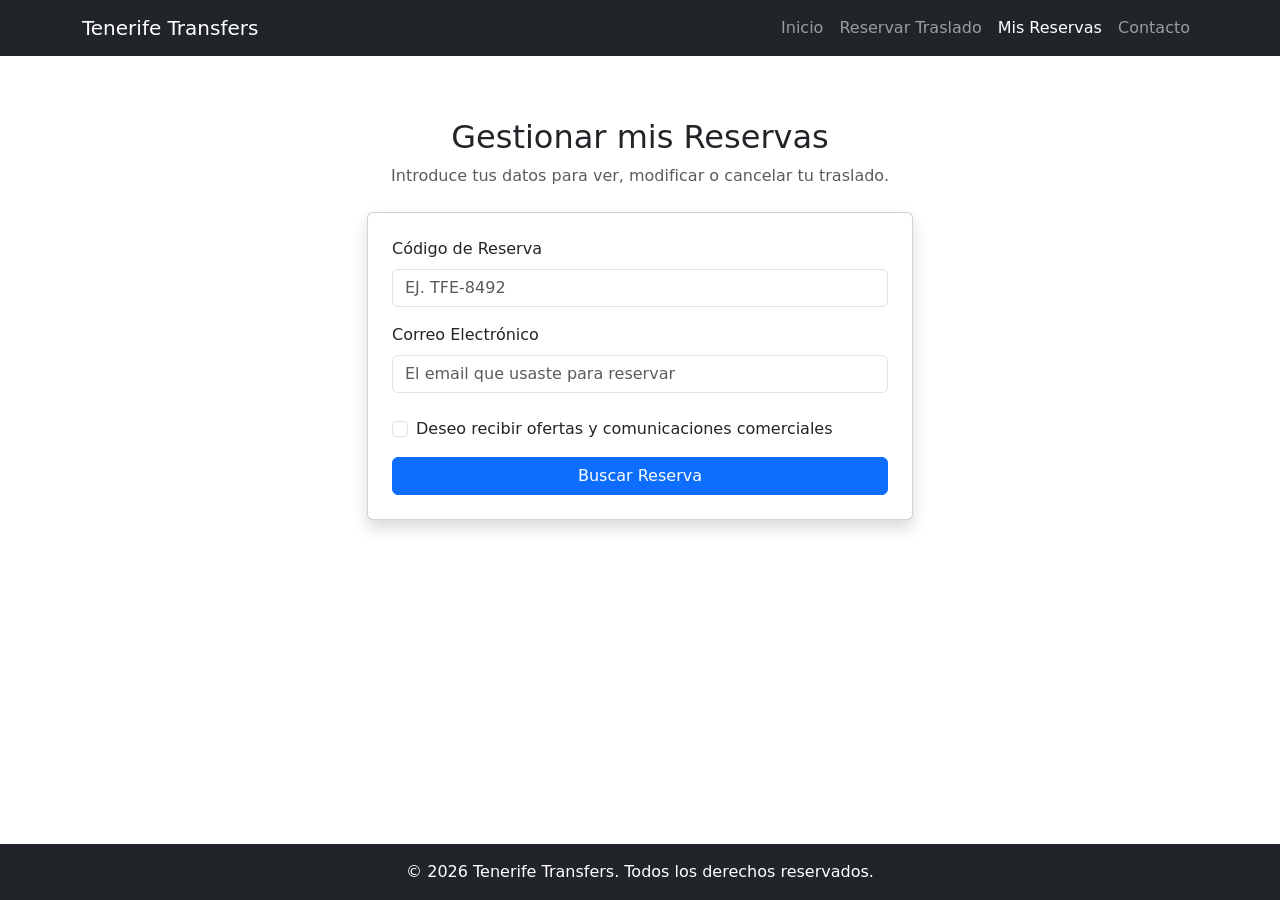
<file: prototipo/gestion.html>
<!DOCTYPE html>
<html lang="es">

<head>
  <meta charset="UTF-8">
  <meta name="viewport" content="width=device-width, initial-scale=1.0">
  <title>Mis Reservas - Tenerife Transfers</title>
  <link href="https://cdn.jsdelivr.net/npm/bootstrap@5.3.2/dist/css/bootstrap.min.css" rel="stylesheet">
  <link rel="stylesheet" href="style.css">
</head>

<body>
  <!-- Barra de navegación que apunta a los diferentes apartados del sitio web -->
  <nav class="navbar navbar-expand-lg navbar-dark bg-dark fixed-top" aria-label="Barra de navegación">
    <div class="container">
      <a class="navbar-brand" href="index.html">Tenerife Transfers</a>
      <button class="navbar-toggler" type="button" data-bs-toggle="collapse" data-bs-target="#navbarNav">
        <span class="navbar-toggler-icon"></span>
      </button>
      <div class="collapse navbar-collapse" id="navbarNav">
        <ul class="navbar-nav ms-auto">
          <li class="nav-item"><a class="nav-link" href="index.html">Inicio</a></li>
          <li class="nav-item"><a class="nav-link" href="reservas.html">Reservar Traslado</a></li>
          <li class="nav-item"><a class="nav-link active" href="gestion.html">Mis Reservas</a></li>
          <li class="nav-item"><a class="nav-link" href="contacto.html">Contacto</a></li>
        </ul>
      </div>
    </div>
  </nav>

  <!--Apartado de gestión de reservas-->
  <main class="container mt-5 mb-5" aria-label="Gestión de reservas">
    <div class="row justify-content-center">
      <div class="col-md-6">
        <div class="text-center mb-4">
          <h2>Gestionar mis Reservas</h2>
          <p class="text-muted">Introduce tus datos para ver, modificar o cancelar tu traslado.</p>
        </div>
        <div class="card shadow">
          <div class="card-body p-4">
            <!--Formulario para gestionar reservas con campos para el código de reserva y correo electrónico, con un mensaje simulado al enviar el formulario -->
            <form>
              <div class="mb-3">
                <label class="form-label">Código de Reserva</label>
                <input type="text" class="form-control text-uppercase" placeholder="Ej. TFE-8492" required>
              </div>
              <div class="mb-4">
                <label class="form-label">Correo Electrónico</label>
                <input type="email" class="form-control" placeholder="El email que usaste para reservar" required>
              </div>
                <div class="mb-3 form-check">
                  <input type="checkbox" class="form-check-input" id="comunicacionesCheck">
                  <label class="form-check-label" for="comunicacionesCheck">Deseo recibir ofertas y comunicaciones comerciales</label>
                </div>
              <div class="d-grid">
                <button type="submit" class="btn btn-primary">Buscar Reserva</button>
              </div>
            </form>
          </div>
        </div>
      </div>
    </div>
  </main>

  <footer class="bg-dark text-white text-center py-3 mt-auto" aria-label="Pie de página">
    <p class="mb-0">© 2026 Tenerife Transfers. Todos los derechos reservados.</p>
  </footer>

  <script src="https://cdn.jsdelivr.net/npm/bootstrap@5.3.2/dist/js/bootstrap.bundle.min.js"></script>
  <script src="script.js"></script>
</body>

</html>
</file>
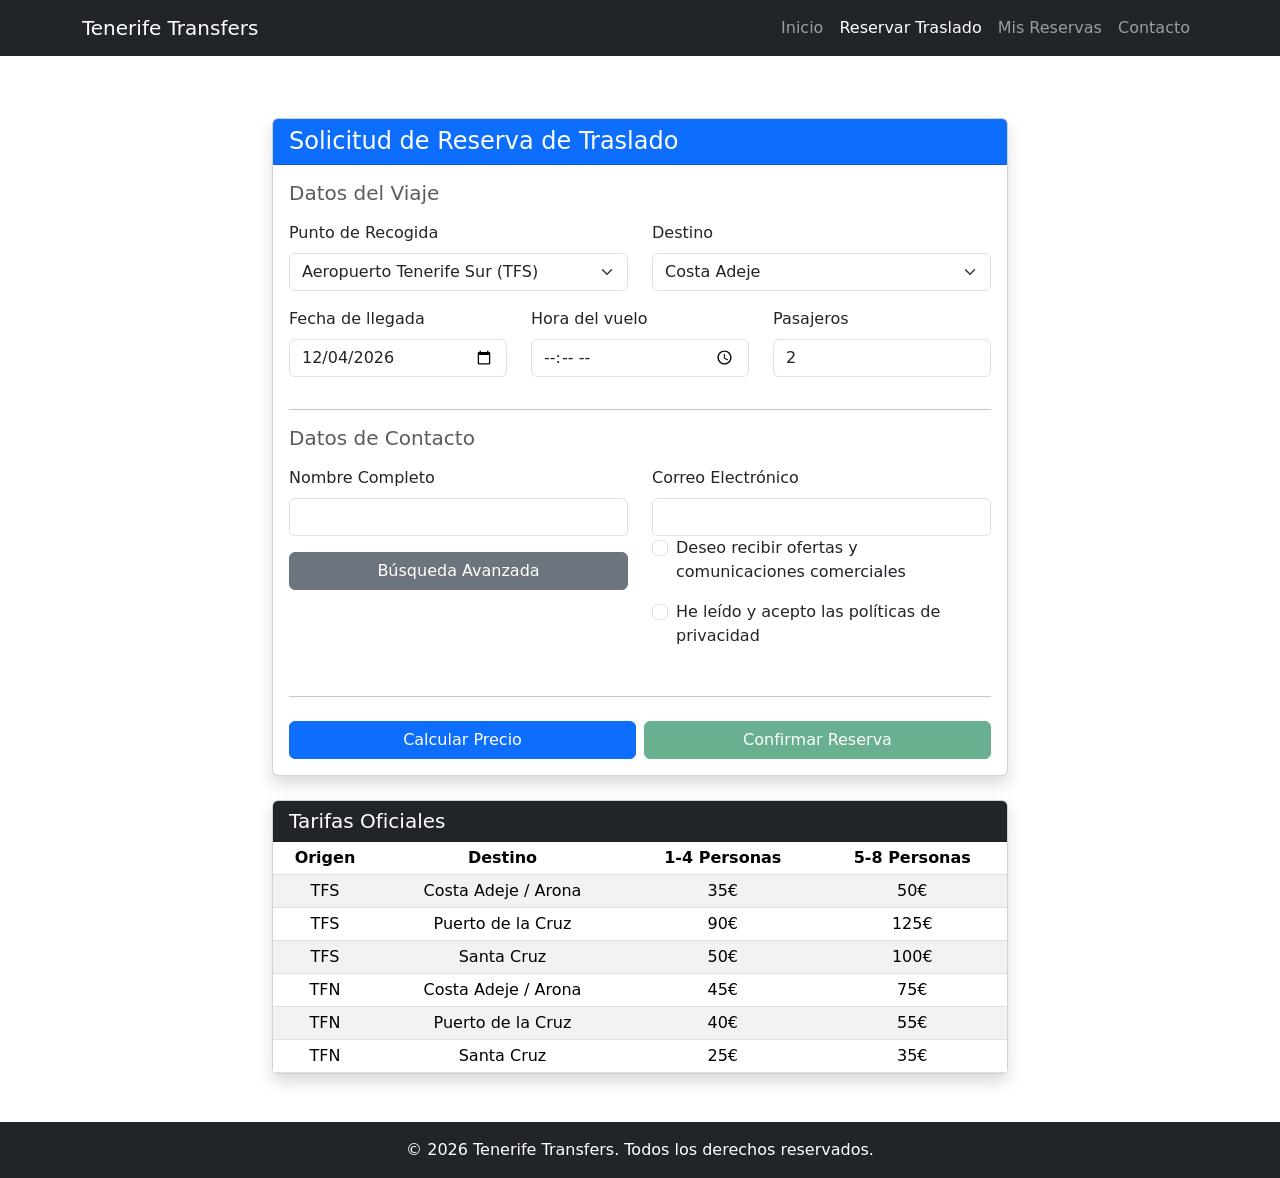
<file: prototipo/reservas.html>
<!DOCTYPE html>
<html lang="es">

<head>
  <meta charset="UTF-8">
  <meta name="viewport" content="width=device-width, initial-scale=1.0">
  <title>Reservar Traslado - Tenerife Transfers</title>
  <link href="https://cdn.jsdelivr.net/npm/bootstrap@5.3.2/dist/css/bootstrap.min.css" rel="stylesheet">
  <link rel="stylesheet" href="style.css">
</head>

<body>
  <nav class="navbar navbar-expand-lg navbar-dark bg-dark fixed-top" aria-label="Barra de navegación">
    <div class="container">
      <a class="navbar-brand" href="index.html">Tenerife Transfers</a>
      <button class="navbar-toggler" type="button" data-bs-toggle="collapse" data-bs-target="#navbarNav">
        <span class="navbar-toggler-icon"></span>
      </button>
      <div class="collapse navbar-collapse" id="navbarNav">
        <ul class="navbar-nav ms-auto">
          <li class="nav-item"><a class="nav-link" href="index.html">Inicio</a></li>
          <li class="nav-item"><a class="nav-link active" href="reservas.html">Reservar Traslado</a></li>
          <li class="nav-item"><a class="nav-link" href="gestion.html">Mis Reservas</a></li>
          <li class="nav-item"><a class="nav-link" href="contacto.html">Contacto</a></li>
        </ul>
      </div>
    </div>
  </nav>

  <main class="container mt-5 mb-5" aria-label="Sección de reservas">
    <div class="row justify-content-center">
      <div class="col-md-8">
        
        <div class="card shadow">
          <div class="card-header bg-primary text-white">
            <h2 class="h4 mb-0">Solicitud de Reserva de Traslado</h2>
          </div>
          <div class="card-body">
            <form id="formReserva">
              <h5 class="mb-3 text-muted">Datos del Viaje</h5>
              <div class="row">
                <div class="col-md-6 mb-3">
                  <label class="form-label">Punto de Recogida</label>
                  <select class="form-select" id="puntoRecogida">
                    <option value="TFS">Aeropuerto Tenerife Sur (TFS)</option>
                    <option value="TFN">Aeropuerto Tenerife Norte (TFN)</option>
                  </select>
                </div>
                <div class="col-md-6 mb-3">
                  <label class="form-label">Destino</label>
                  <select type="text" class="form-select" id="destino" required>
                    <option value="costa adeje">Costa Adeje</option>
                    <option value="arona">Arona</option>
                    <option value="puerto de la cruz">Puerto de la Cruz</option>
                    <option value="santa cruz">Santa Cruz</option>
                  </select>
                </div>
              </div>
              <div class="row">
                <div class="col-md-4 mb-3">
                  <label class="form-label">Fecha de llegada</label>
                  <input type="date" class="form-control" id="fechaLlegada" required>
                </div>
                <div class="col-md-4 mb-3">
                  <label class="form-label">Hora del vuelo</label>
                  <input type="time" class="form-control" required>
                </div>
                <div class="col-md-4 mb-3">
                  <label class="form-label">Pasajeros</label>
                  <input type="number" class="form-control" id="pasajeros" min="1" max="8" value="2" required>
                </div>
              </div>

              <hr>

              <h5 class="mb-3 text-muted">Datos de Contacto</h5>
              <div class="row">
                <div class="col-md-6 mb-3">
                  <label class="form-label">Nombre Completo</label>
                  <input type="text" class="form-control" required>
                <div class="mt-3">
                  <a href="busqueda_avanzada.html" class="btn btn-secondary w-100">Búsqueda Avanzada</a>
                </div>
              </div>
                <div class="col-md-6 mb-3">
                  <label class="form-label">Correo Electrónico</label>
                  <input type="email" class="form-control" required>
                  <div class="mb-3 form-check">
                    <input type="checkbox" class="form-check-input" id="comunicacionesReserva">
                    <label class="form-check-label" for="comunicacionesReserva">
                      Deseo recibir ofertas y comunicaciones comerciales
                    </label>
                  </div>
                    <div class="mb-3 form-check">
                    <input type="checkbox" class="form-check-input" id="políticasPrivacidadReserva" required>
                    
                    <label class="form-check-label" for="políticasPrivacidadReserva">
                      He leído y acepto las políticas de privacidad
                    </label>
                  </div>
                </div>
              </div>
              
              <hr>
              
              <div class="row g-2 mt-3">
                <div class="col-md-6">
                  <button type="button" id="btnCalcular" class="btn btn-primary w-100">Calcular Precio</button>
                </div>
                <div class="col-md-6">
                  <button type="submit" id="btnConfirmar" class="btn btn-success w-100" disabled>Confirmar Reserva</button>
                </div>
              </div>

              <div id="resultadoPrecio" class="mt-4 p-3 bg-light border rounded text-center d-none">
                <span class="h5 mb-0">Precio Estimado: <strong id="precioValor">0€</strong></span>
              </div>
            </form>
          </div>
        </div>

        <div class="card shadow mt-4">
          <div class="card-header bg-dark text-white">
            <h3 class="h5 mb-0">Tarifas Oficiales</h3>
          </div>
          <div class="card-body p-0">
            <div class="table-responsive">
              <table class="table table-sm table-striped mb-0 text-center">
                <thead>
                  <tr>
                    <th>Origen</th>
                    <th>Destino</th>
                    <th>1-4 Personas</th>
                    <th>5-8 Personas</th>
                  </tr>
                </thead>
                <tbody>
                  <tr><td>TFS</td><td>Costa Adeje / Arona</td><td>35€</td><td>50€</td></tr>
                  <tr><td>TFS</td><td>Puerto de la Cruz</td><td>90€</td><td>125€</td></tr>
                  <tr><td>TFS</td><td>Santa Cruz</td><td>50€</td><td>100€</td></tr>
                  <tr><td>TFN</td><td>Costa Adeje / Arona</td><td>45€</td><td>75€</td></tr>
                  <tr><td>TFN</td><td>Puerto de la Cruz</td><td>40€</td><td>55€</td></tr>
                  <tr><td>TFN</td><td>Santa Cruz</td><td>25€</td><td>35€</td></tr>
                </tbody>
              </table>
            </div>
          </div>
        </div>

      </div>
    </div>
  </main>

  <footer class="bg-dark text-white text-center py-3 mt-auto">
    <p class="mb-0">© 2026 Tenerife Transfers. Todos los derechos reservados.</p>
  </footer>

  <script src="https://cdn.jsdelivr.net/npm/bootstrap@5.3.2/dist/js/bootstrap.bundle.min.js"></script>
  <script src="script.js"></script>
</body>

</html>
</file>
<file: prototipo/style.css>
body {
  padding-top: 70px; /* Compensa la barra de navegación fija */
  display: flex;
  flex-direction: column;
  min-height: 100vh; /* Permite que el footer se quede abajo */
}

.hero-section {
  /* Añadimos un degradado negro con opacidad para que se aprecie la imagen */
  background-image: linear-gradient(rgba(0, 0, 0, 0.6), rgba(0, 0, 0, 0.9)), url('principal.jpg');
  
  background-repeat: no-repeat;
  background-position: center center;
  background-size: cover;
  color: white;
  padding: 150px 0; 
}

:focus-visible {
  outline: 3px solid #ffc107;
  outline-offset: 2px;
  box-shadow: 0 0 5px rgba(255, 193, 7, 0.8);
}

.map-section {
  border-radius: 12px;
  overflow: hidden;
  box-shadow: 0 6px 18px rgba(0, 0, 0, 0.15);
}

.map-section iframe {
  width: 100%;
  min-height: 320px;
  border: 0;
  display: block;
}
</file>
<file: p03/main.css>
/* Contenedor general */
.contenedor {
  width: 770px;
  margin: 0 auto;
  font-family: Arial;
  color: black;
  font-size: 1.5em;
}

/* Cabecera */
.barra {
  border: 1px solid red;
  height: 100px;
  background-image: url("cabecera.jpg");
  padding: 10px;
}

/* Menú dentro de la cabecera */
.menu {
  list-style: none;
  padding: 0.3em;
}

.menu li {
  display: inline-block;
  background-color: #ddd;
  padding: 0.3em;
  margin-bottom: 0.7em;
  margin-right: 10px;
}

.menu li:hover {
  background-color: #bbb;
}

/* Contenedor columnas */
.parent {
  border: 1px solid purple;
  overflow: hidden;
  margin-top: 20px;
  width: 770px;
}

/* Columnas */
.principal {
  border: 1px solid green;
  float: left;
  width: 440px;
  padding: 5px;
  height: 850px;
}

.secundaria {
  border: 1px solid yellow;
  float: left;
  width: 164px;
  padding: 5px;
  height: 850px;
}

.enlace {
  border: 1px solid blue;
  float: left;
  width: 130px;
  padding: 5px;
  height: 850px;
}

/* Pie */
.pie {
  border: 1px solid pink;
  clear: both;
  margin-top: 20px;
  padding: 10px;
}

/* Enlaces */
a {
  color: blue;
  text-decoration: none;
}

a:visited {
  color: #000080; /*Navy Blue*/
}

a:hover {
  color: red;
}

/* Enlaces dentro de tablas */
table a, table a:visited {
  color: green;
}

/* Párrafos */
p {
  margin-top: 0.5em;
}

/* Tabla */
table {
  width: 100%;
  border-collapse: collapse;
}

table, th, td {
  border: 1px solid black;
}

th, td {
  padding: 5px;
}
</file>
